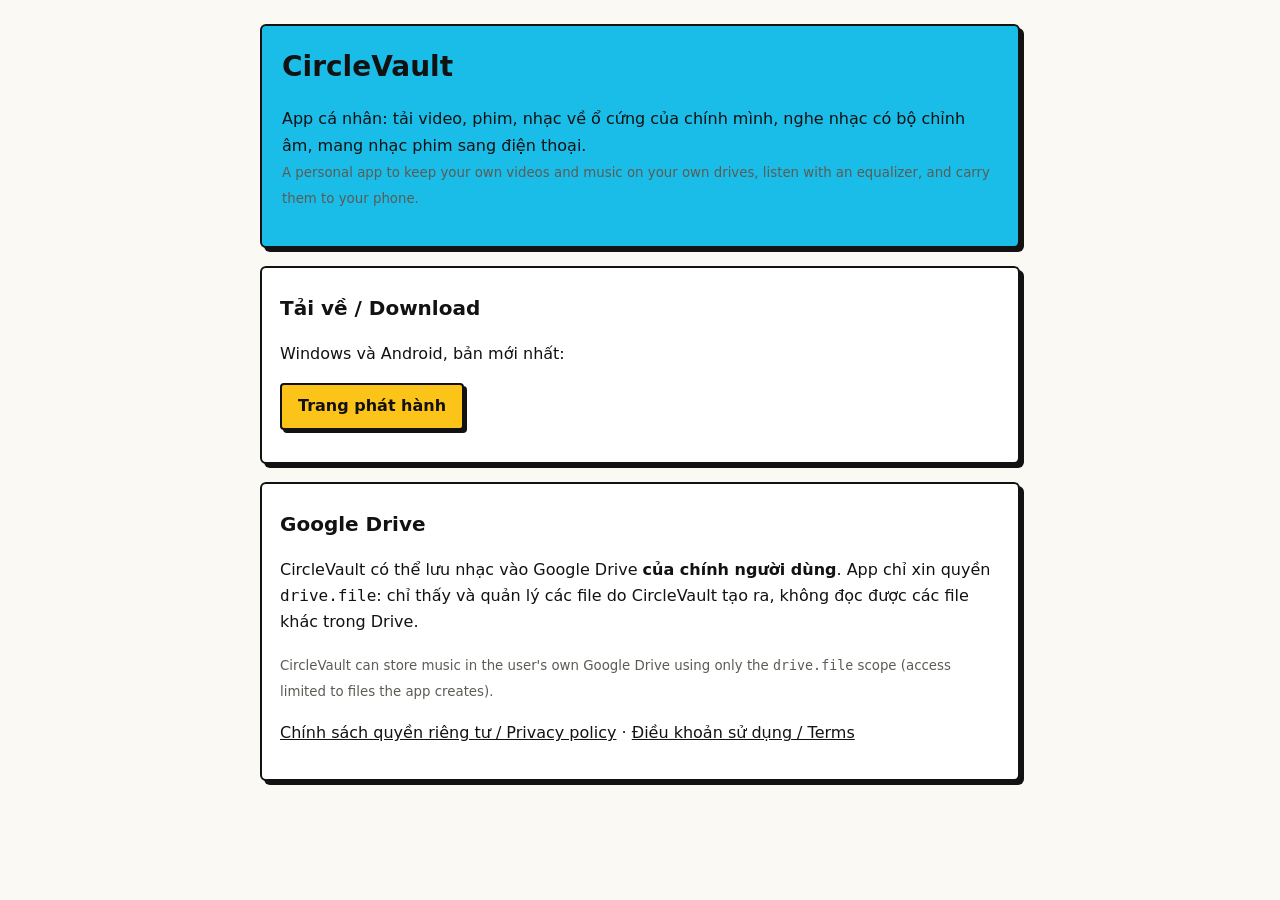
<file: docs/index.html>
<!doctype html>
<html lang="vi">
<head>
<meta charset="utf-8">
<meta name="viewport" content="width=device-width, initial-scale=1">
<title>CircleVault</title>
<meta name="description" content="CircleVault – app cá nhân lưu trữ và nghe nhạc, xem phim trên máy tính và điện thoại.">
<link rel="stylesheet" href="style.css">
</head>
<body>
<main>
  <header>
    <h1>CircleVault</h1>
    <p>App cá nhân: tải video, phim, nhạc về ổ cứng của chính mình, nghe nhạc có bộ chỉnh âm, mang nhạc phim sang điện thoại.<br>
    <small>A personal app to keep your own videos and music on your own drives, listen with an equalizer, and carry them to your phone.</small></p>
  </header>

  <section>
    <h2>Tải về / Download</h2>
    <p>Windows và Android, bản mới nhất:</p>
    <p><a class="btn" href="https://github.com/GiaMinhDuong1412/circlevault-releases/releases/latest">Trang phát hành</a></p>
  </section>

  <section>
    <h2>Google Drive</h2>
    <p>CircleVault có thể lưu nhạc vào Google Drive <b>của chính người dùng</b>. App chỉ xin quyền <code>drive.file</code>: chỉ thấy và quản lý các file do CircleVault tạo ra, không đọc được các file khác trong Drive.</p>
    <p><small>CircleVault can store music in the user's own Google Drive using only the <code>drive.file</code> scope (access limited to files the app creates).</small></p>
    <p><a href="privacy.html">Chính sách quyền riêng tư / Privacy policy</a> · <a href="terms.html">Điều khoản sử dụng / Terms</a></p>
  </section>
</main>
</body>
</html>
</file>
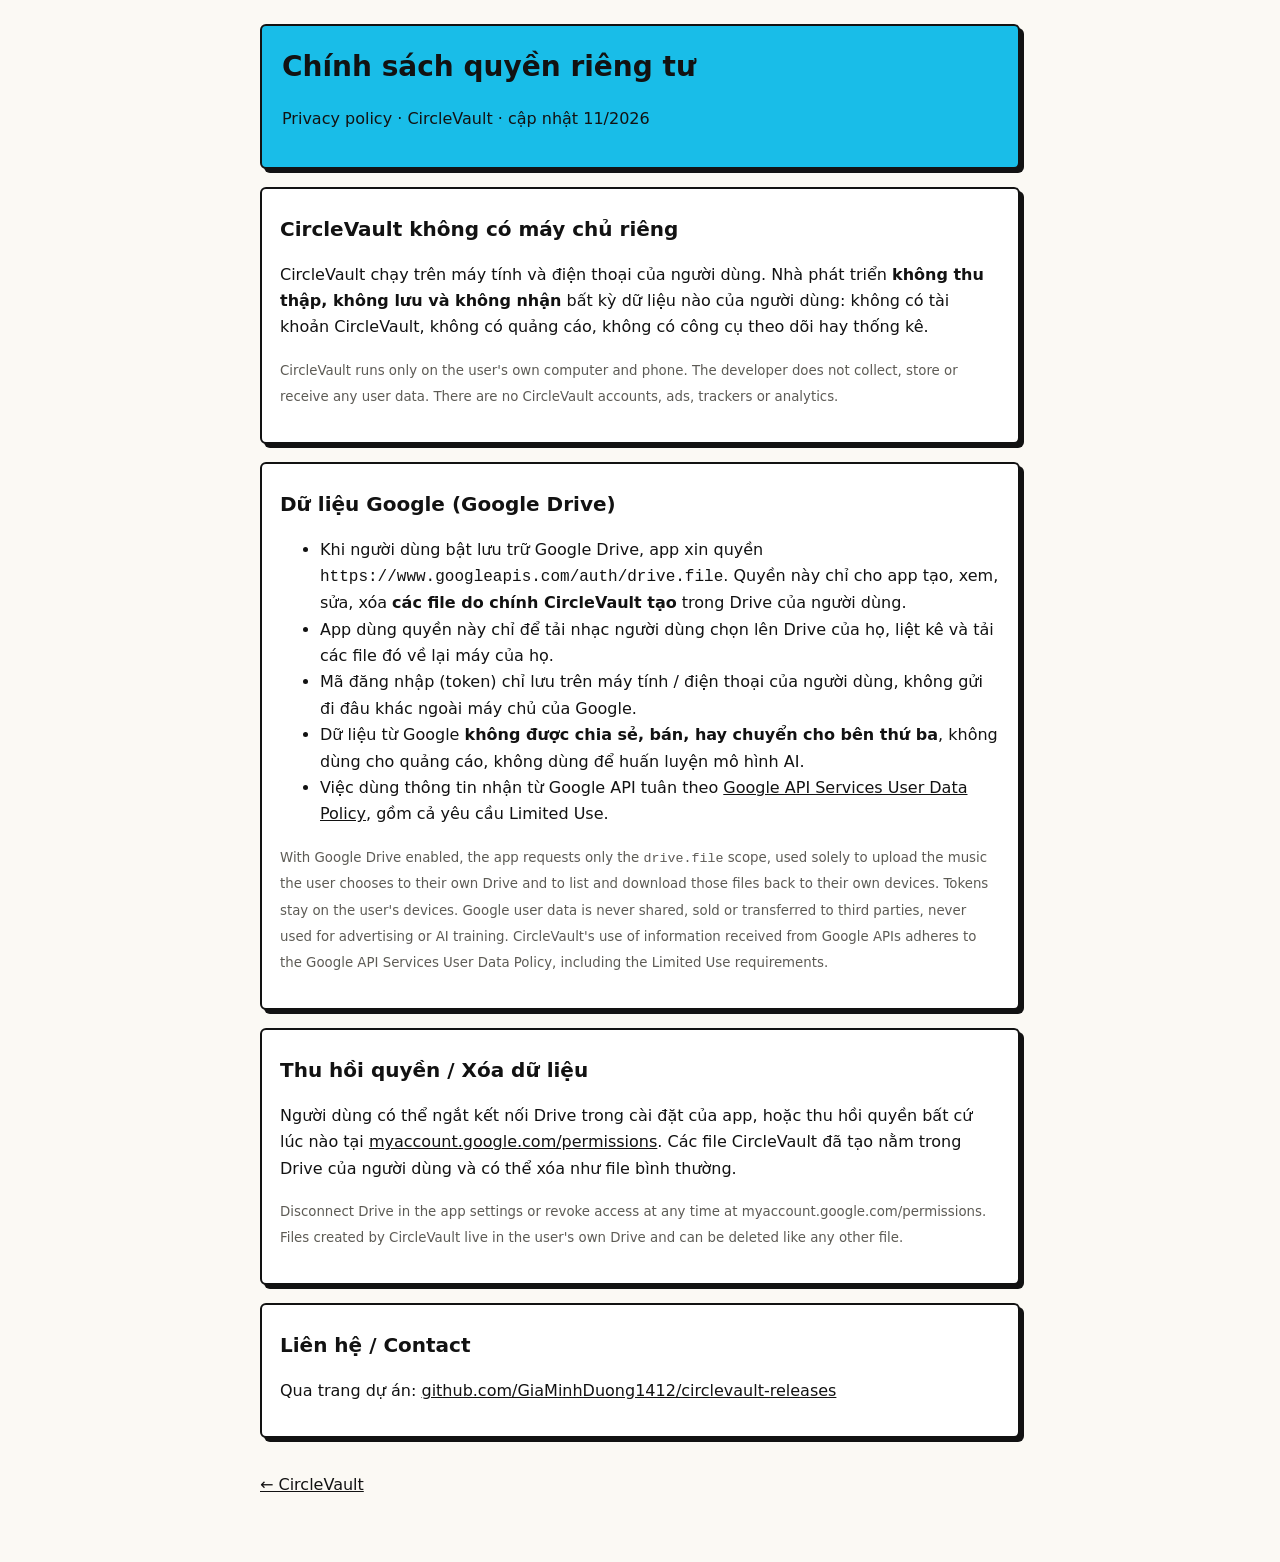
<file: docs/privacy.html>
<!doctype html>
<html lang="vi">
<head>
<meta charset="utf-8">
<meta name="viewport" content="width=device-width, initial-scale=1">
<title>Chính sách quyền riêng tư – CircleVault</title>
<link rel="stylesheet" href="style.css">
</head>
<body>
<main>
  <header>
    <h1>Chính sách quyền riêng tư</h1>
    <p>Privacy policy · CircleVault · cập nhật 11/2026</p>
  </header>

  <section>
    <h2>CircleVault không có máy chủ riêng</h2>
    <p>CircleVault chạy trên máy tính và điện thoại của người dùng. Nhà phát triển <b>không thu thập, không lưu và không nhận</b> bất kỳ dữ liệu nào của người dùng: không có tài khoản CircleVault, không có quảng cáo, không có công cụ theo dõi hay thống kê.</p>
    <p><small>CircleVault runs only on the user's own computer and phone. The developer does not collect, store or receive any user data. There are no CircleVault accounts, ads, trackers or analytics.</small></p>
  </section>

  <section>
    <h2>Dữ liệu Google (Google Drive)</h2>
    <ul>
      <li>Khi người dùng bật lưu trữ Google Drive, app xin quyền <code>https://www.googleapis.com/auth/drive.file</code>. Quyền này chỉ cho app tạo, xem, sửa, xóa <b>các file do chính CircleVault tạo</b> trong Drive của người dùng.</li>
      <li>App dùng quyền này chỉ để tải nhạc người dùng chọn lên Drive của họ, liệt kê và tải các file đó về lại máy của họ.</li>
      <li>Mã đăng nhập (token) chỉ lưu trên máy tính / điện thoại của người dùng, không gửi đi đâu khác ngoài máy chủ của Google.</li>
      <li>Dữ liệu từ Google <b>không được chia sẻ, bán, hay chuyển cho bên thứ ba</b>, không dùng cho quảng cáo, không dùng để huấn luyện mô hình AI.</li>
      <li>Việc dùng thông tin nhận từ Google API tuân theo <a href="https://developers.google.com/terms/api-services-user-data-policy">Google API Services User Data Policy</a>, gồm cả yêu cầu Limited Use.</li>
    </ul>
    <p><small>With Google Drive enabled, the app requests only the <code>drive.file</code> scope, used solely to upload the music the user chooses to their own Drive and to list and download those files back to their own devices. Tokens stay on the user's devices. Google user data is never shared, sold or transferred to third parties, never used for advertising or AI training. CircleVault's use of information received from Google APIs adheres to the Google API Services User Data Policy, including the Limited Use requirements.</small></p>
  </section>

  <section>
    <h2>Thu hồi quyền / Xóa dữ liệu</h2>
    <p>Người dùng có thể ngắt kết nối Drive trong cài đặt của app, hoặc thu hồi quyền bất cứ lúc nào tại <a href="https://myaccount.google.com/permissions">myaccount.google.com/permissions</a>. Các file CircleVault đã tạo nằm trong Drive của người dùng và có thể xóa như file bình thường.</p>
    <p><small>Disconnect Drive in the app settings or revoke access at any time at myaccount.google.com/permissions. Files created by CircleVault live in the user's own Drive and can be deleted like any other file.</small></p>
  </section>

  <section>
    <h2>Liên hệ / Contact</h2>
    <p>Qua trang dự án: <a href="https://github.com/GiaMinhDuong1412/circlevault-releases">github.com/GiaMinhDuong1412/circlevault-releases</a></p>
  </section>
  <p><a href="./">← CircleVault</a></p>
</main>
</body>
</html>
</file>
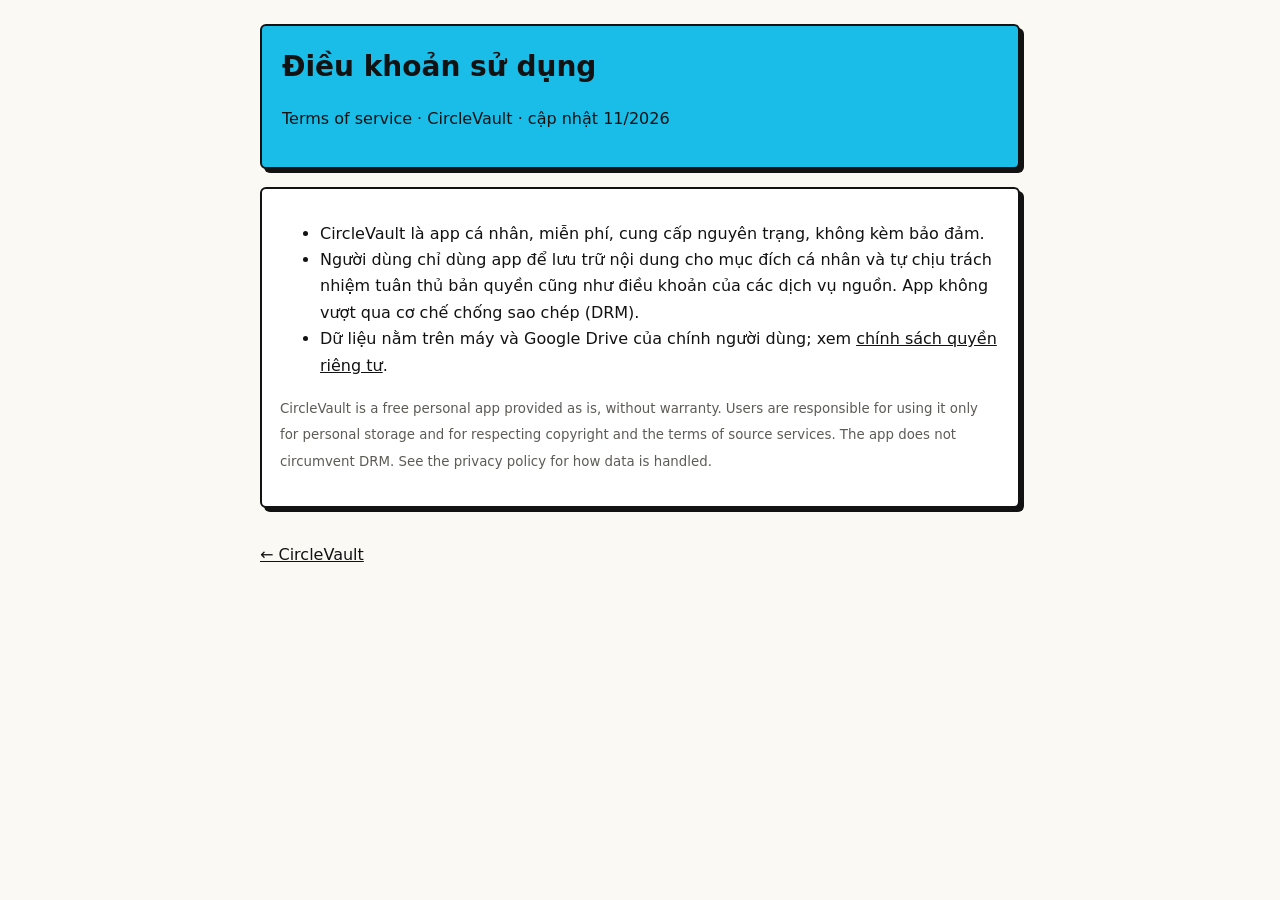
<file: docs/terms.html>
<!doctype html>
<html lang="vi">
<head>
<meta charset="utf-8">
<meta name="viewport" content="width=device-width, initial-scale=1">
<title>Điều khoản sử dụng – CircleVault</title>
<link rel="stylesheet" href="style.css">
</head>
<body>
<main>
  <header>
    <h1>Điều khoản sử dụng</h1>
    <p>Terms of service · CircleVault · cập nhật 11/2026</p>
  </header>
  <section>
    <ul>
      <li>CircleVault là app cá nhân, miễn phí, cung cấp nguyên trạng, không kèm bảo đảm.</li>
      <li>Người dùng chỉ dùng app để lưu trữ nội dung cho mục đích cá nhân và tự chịu trách nhiệm tuân thủ bản quyền cũng như điều khoản của các dịch vụ nguồn. App không vượt qua cơ chế chống sao chép (DRM).</li>
      <li>Dữ liệu nằm trên máy và Google Drive của chính người dùng; xem <a href="privacy.html">chính sách quyền riêng tư</a>.</li>
    </ul>
    <p><small>CircleVault is a free personal app provided as is, without warranty. Users are responsible for using it only for personal storage and for respecting copyright and the terms of source services. The app does not circumvent DRM. See the privacy policy for how data is handled.</small></p>
  </section>
  <p><a href="./">← CircleVault</a></p>
</main>
</body>
</html>
</file>
<file: docs/style.css>
:root{--bg:#fbf9f4;--surface:#fff;--ink:#121212;--text:#121212;--muted:#5d5b55;--cyan:#19bde8;--yellow:#fcc419}
@media (prefers-color-scheme:dark){:root{--bg:#131418;--surface:#1d1f25;--ink:#e8e5da;--text:#f2f0ea;--muted:#a9a69c;color-scheme:dark}}
*{box-sizing:border-box}
body{margin:0;background:var(--bg);color:var(--text);font:16px/1.65 "Segoe UI",system-ui,sans-serif;padding:24px max(16px,env(safe-area-inset-left)) 48px}
main{max-width:760px;margin:0 auto;display:flex;flex-direction:column;gap:18px}
header{background:var(--cyan);color:#121212;border:2.5px solid #121212;box-shadow:4px 4px 0 #121212;border-radius:6px;padding:18px 20px}
h1{margin:0;font-size:28px;font-weight:900}
h2{margin:8px 0 0;font-size:20px}
section{background:var(--surface);border:2.5px solid var(--ink);box-shadow:4px 4px 0 var(--ink);border-radius:6px;padding:16px 18px}
a{color:inherit}
.btn{display:inline-block;background:var(--yellow);color:#121212;border:2.5px solid #121212;box-shadow:3px 3px 0 #121212;border-radius:4px;padding:8px 16px;font-weight:800;text-decoration:none}
small,.muted{color:var(--muted)}
</file>
